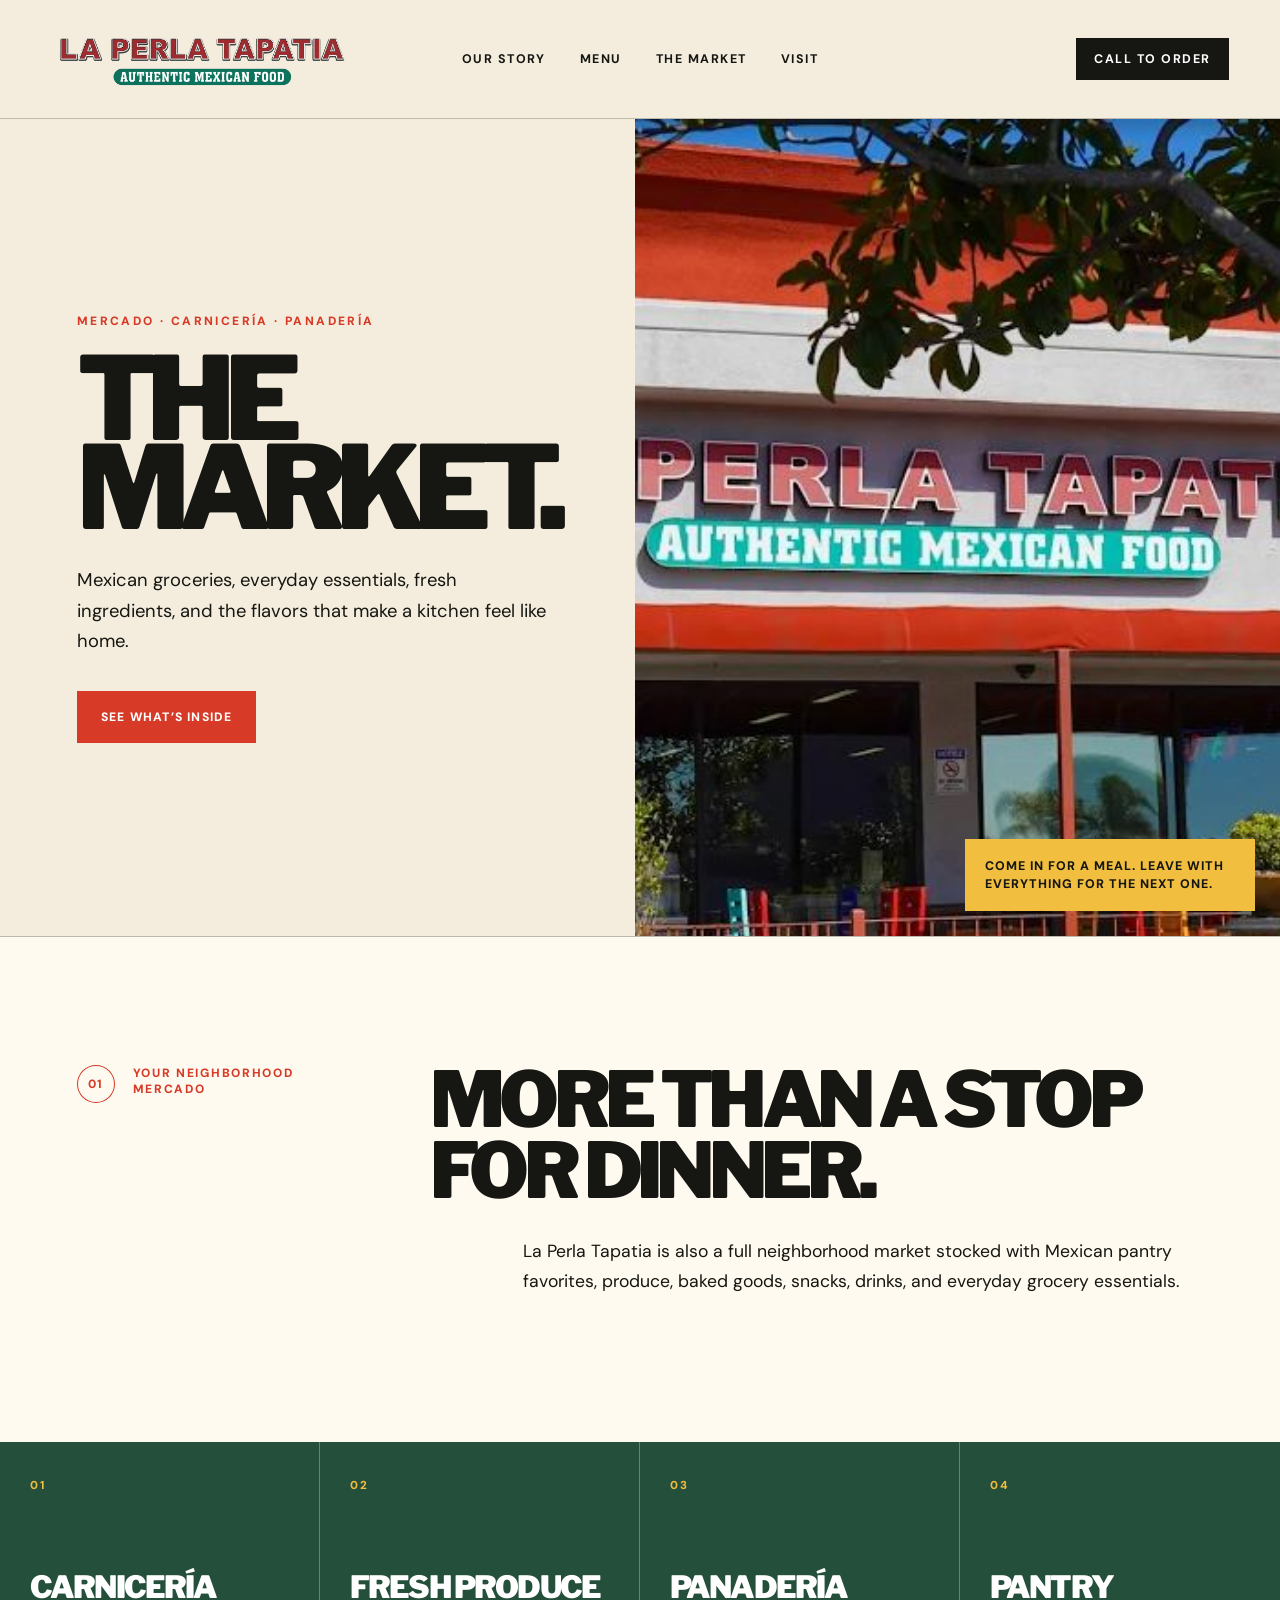
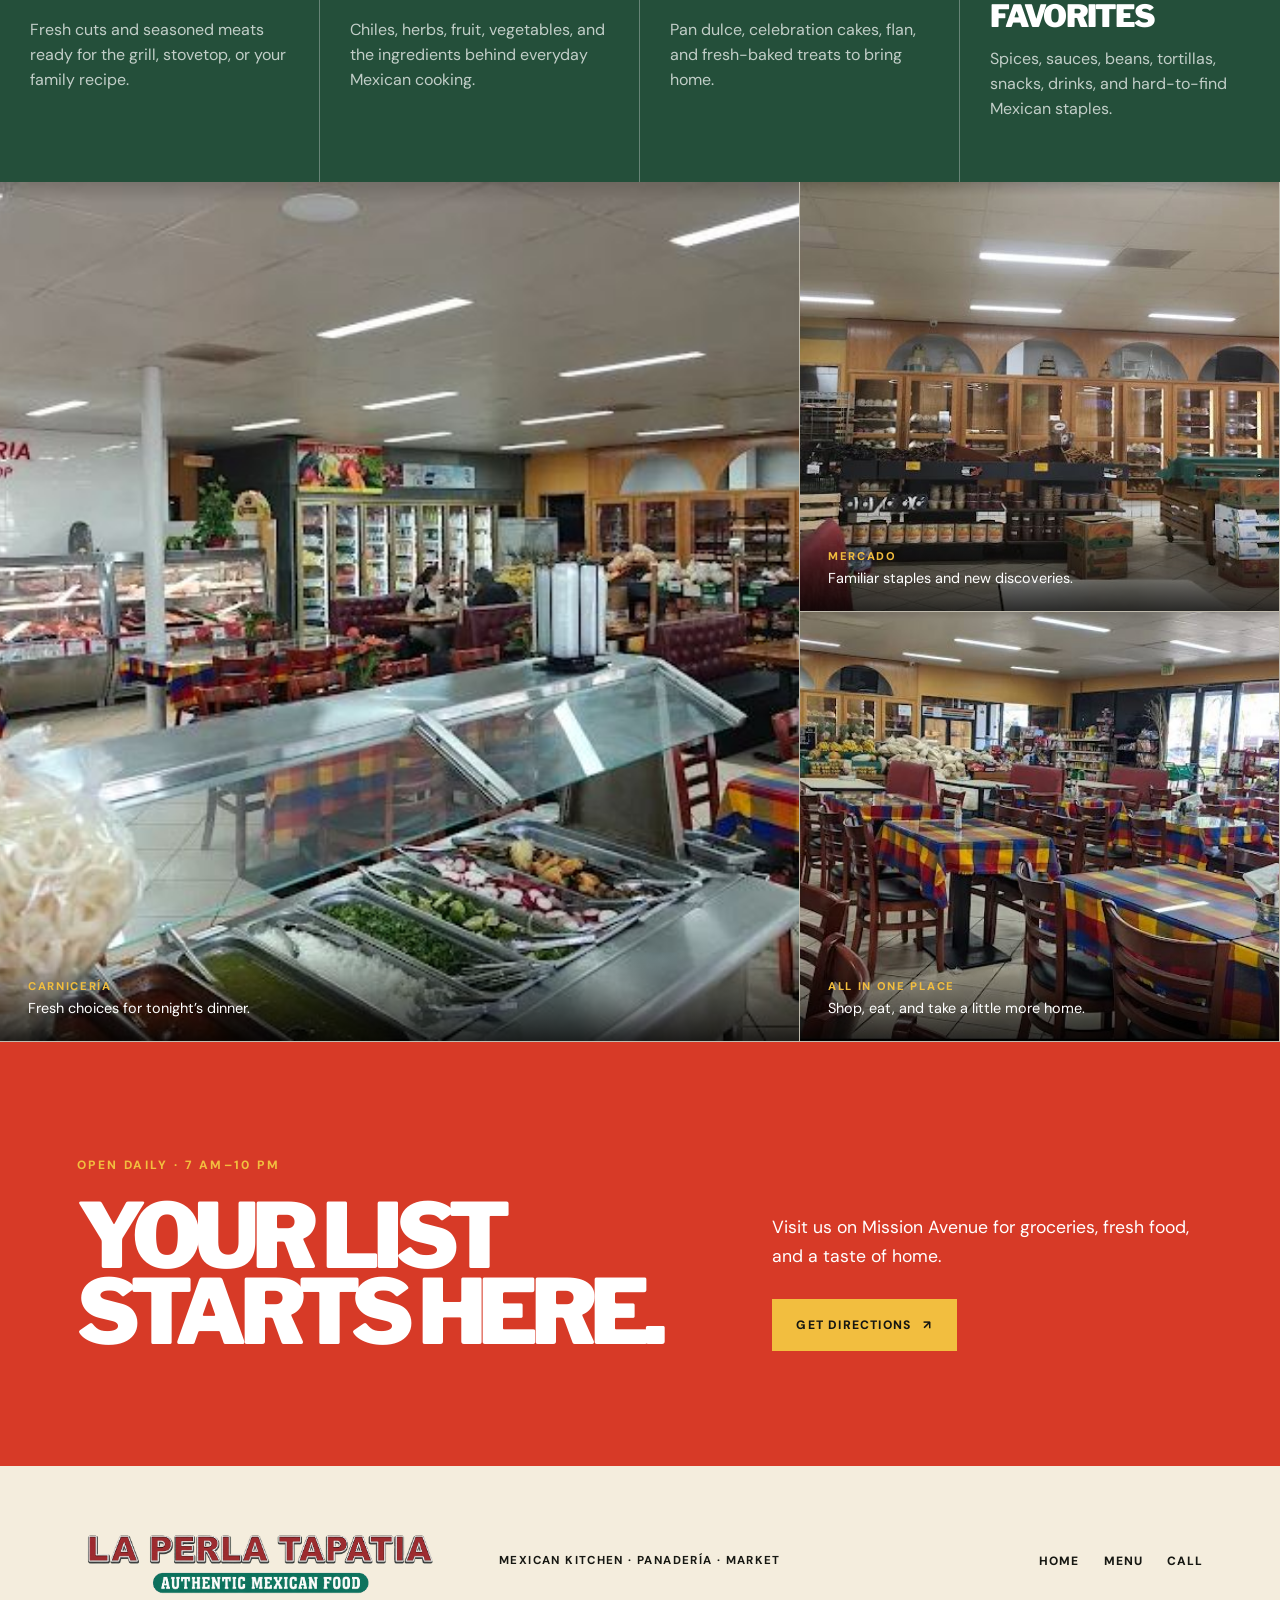
<file: market.html>
<!doctype html>
<html lang="en">
<head>
  <meta charset="utf-8">
  <meta name="viewport" content="width=device-width, initial-scale=1">
  <title>The Market | La Perla Tapatia</title>
  <meta name="description" content="Shop La Perla Tapatia's Mexican market for fresh produce, pantry staples, bakery goods, specialty ingredients, and selections from the carnicería.">
  <link rel="preconnect" href="https://fonts.googleapis.com">
  <link rel="preconnect" href="https://fonts.gstatic.com" crossorigin>
  <link href="https://fonts.googleapis.com/css2?family=DM+Sans:wght@400;500;600;700&family=Libre+Franklin:wght@700;800;900&display=swap" rel="stylesheet">
  <link rel="stylesheet" href="styles.css">
  <script src="script.js" defer></script>
</head>
<body>
  <main>
    <header class="site-header">
      <a class="brand" href="index.html" aria-label="La Perla Tapatia home">
        <img class="brand-logo" src="la-perla-tapatia-logo.png" alt="La Perla Tapatia — Authentic Mexican Food">
      </a>
      <nav id="main-navigation" aria-label="Main navigation">
        <a href="index.html#story">Our story</a>
        <a href="menu.html">Menu</a>
        <a href="market.html" aria-current="page">The Market</a>
        <a href="index.html#visit">Visit</a>
      </nav>
      <a class="header-call" href="tel:+17607218486">Call to order</a>
      <button class="mobile-menu-button" type="button" aria-label="Open navigation menu" aria-controls="main-navigation" aria-expanded="false">
        <span></span><span></span><span></span>
      </button>
    </header>

    <section class="market-hero">
      <div class="market-hero-copy">
        <p class="eyebrow">Mercado · Carnicería · Panadería</p>
        <h1>The market.</h1>
        <p>Mexican groceries, everyday essentials, fresh ingredients, and the flavors that make a kitchen feel like home.</p>
        <a class="button button-primary" href="#shop">See what’s inside</a>
      </div>
      <figure class="market-hero-image">
        <img src="market-storefront.jpg" alt="La Perla Tapatia storefront in Oceanside">
        <figcaption>Come in for a meal. Leave with everything for the next one.</figcaption>
      </figure>
    </section>

    <section class="market-intro" id="shop">
      <div class="intro-kicker">
        <span class="number">01</span>
        <span>Your neighborhood mercado</span>
      </div>
      <div>
        <h2>More than a stop for dinner.</h2>
        <p>La Perla Tapatia is also a full neighborhood market stocked with Mexican pantry favorites, produce, baked goods, snacks, drinks, and everyday grocery essentials.</p>
      </div>
    </section>

    <section class="market-features">
      <article>
        <span>01</span>
        <h3>Carnicería</h3>
        <p>Fresh cuts and seasoned meats ready for the grill, stovetop, or your family recipe.</p>
      </article>
      <article>
        <span>02</span>
        <h3>Fresh produce</h3>
        <p>Chiles, herbs, fruit, vegetables, and the ingredients behind everyday Mexican cooking.</p>
      </article>
      <article>
        <span>03</span>
        <h3>Panadería</h3>
        <p>Pan dulce, celebration cakes, flan, and fresh-baked treats to bring home.</p>
      </article>
      <article>
        <span>04</span>
        <h3>Pantry favorites</h3>
        <p>Spices, sauces, beans, tortillas, snacks, drinks, and hard-to-find Mexican staples.</p>
      </article>
    </section>

    <section class="market-gallery" aria-label="Inside The Market">
      <figure class="gallery-large">
        <img src="market-carniceria.jpg" alt="La Perla Tapatia carnicería and fresh food counter">
        <figcaption><span>Carnicería</span> Fresh choices for tonight’s dinner.</figcaption>
      </figure>
      <figure>
        <img src="market-grocery.jpg" alt="Grocery displays inside La Perla Tapatia">
        <figcaption><span>Mercado</span> Familiar staples and new discoveries.</figcaption>
      </figure>
      <figure>
        <img src="market-dining.jpg" alt="Dining tables and grocery displays inside La Perla Tapatia">
        <figcaption><span>All in one place</span> Shop, eat, and take a little more home.</figcaption>
      </figure>
    </section>

    <section class="market-cta">
      <div>
        <p class="eyebrow">Open daily · 7 AM–10 PM</p>
        <h2>Your list starts here.</h2>
      </div>
      <div>
        <p>Visit us on Mission Avenue for groceries, fresh food, and a taste of home.</p>
        <a class="button button-dark" href="https://www.google.com/maps/search/?api=1&amp;query=1910+Mission+Ave+Oceanside+CA+92054" target="_blank" rel="noreferrer">Get directions <span aria-hidden="true">↗</span></a>
      </div>
    </section>

    <footer>
      <a class="brand footer-brand" href="index.html"><img class="brand-logo" src="la-perla-tapatia-logo.png" alt="La Perla Tapatia — Authentic Mexican Food"></a>
      <p>Mexican kitchen · Panadería · Market</p>
      <div class="footer-links">
        <a href="index.html">Home</a>
        <a href="menu.html">Menu</a>
        <a href="tel:+17607218486">Call</a>
      </div>
    </footer>
  </main>
</body>
</html>
</file>
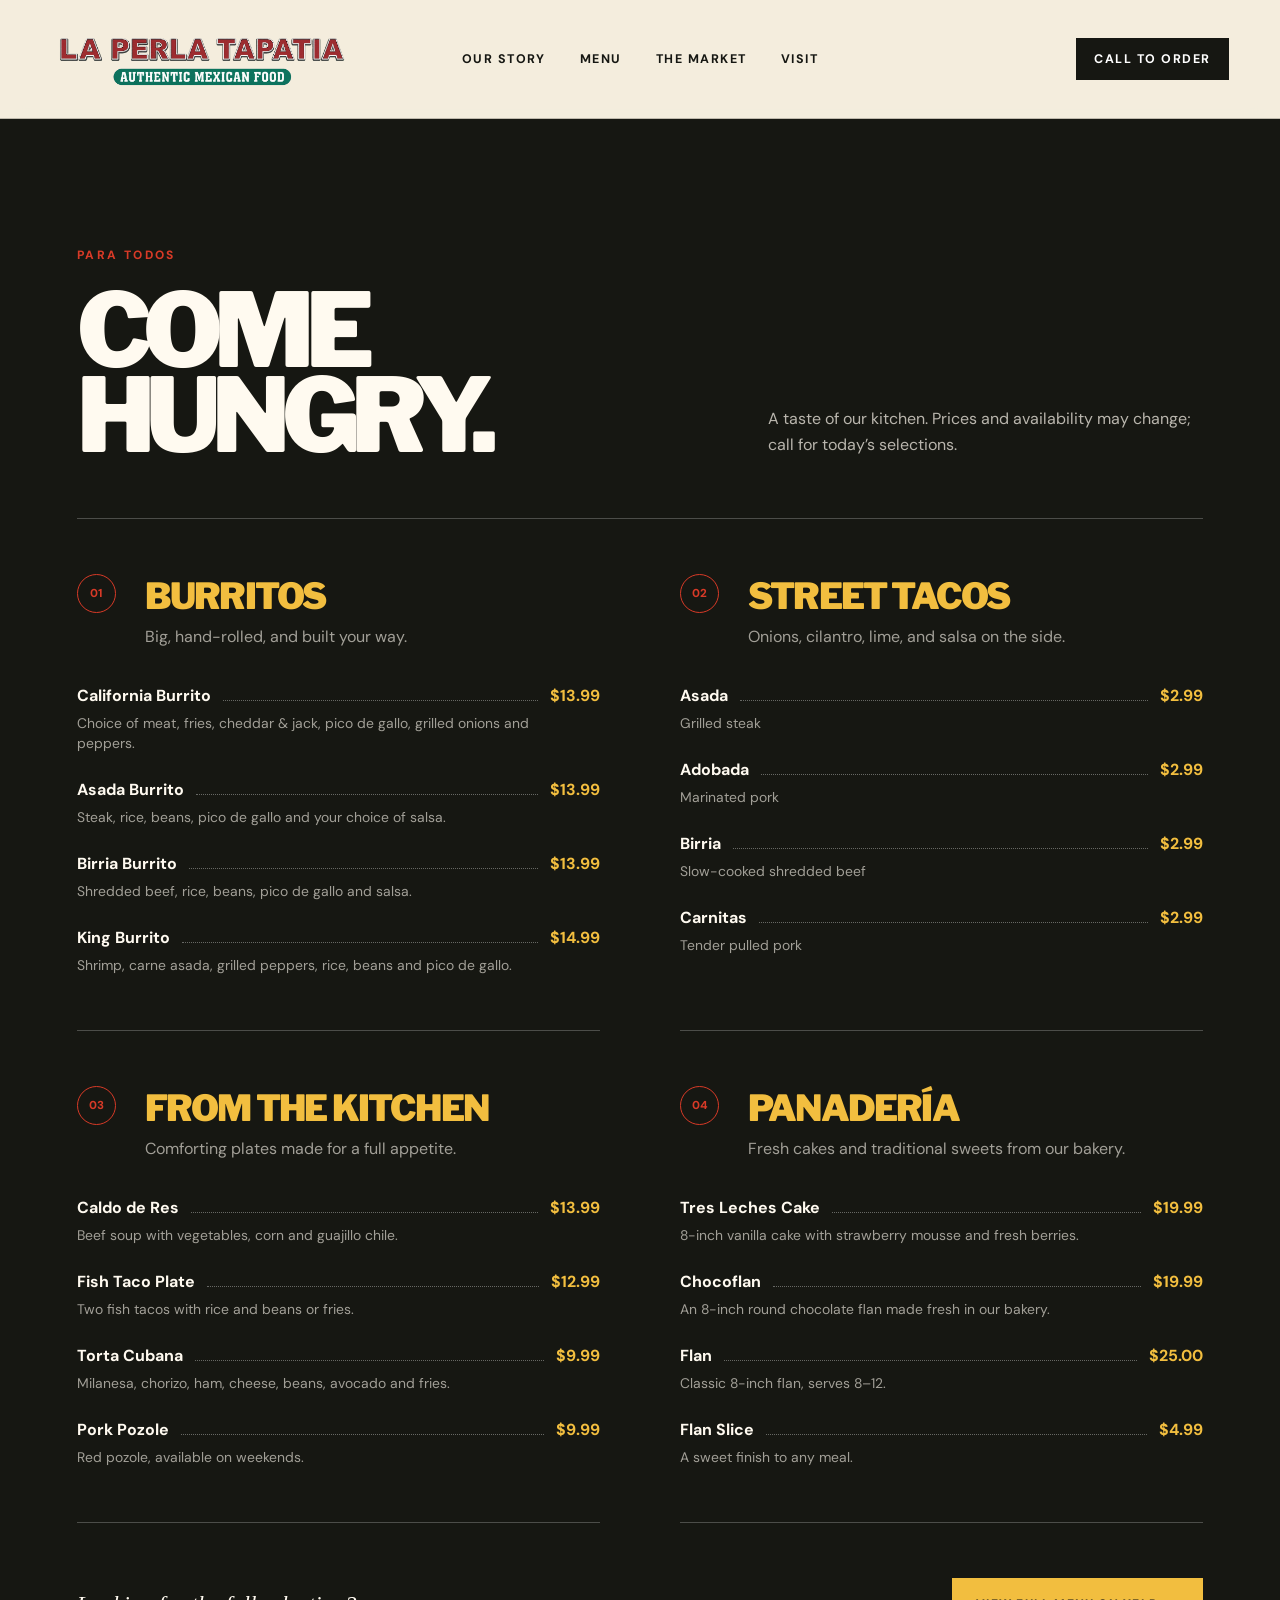
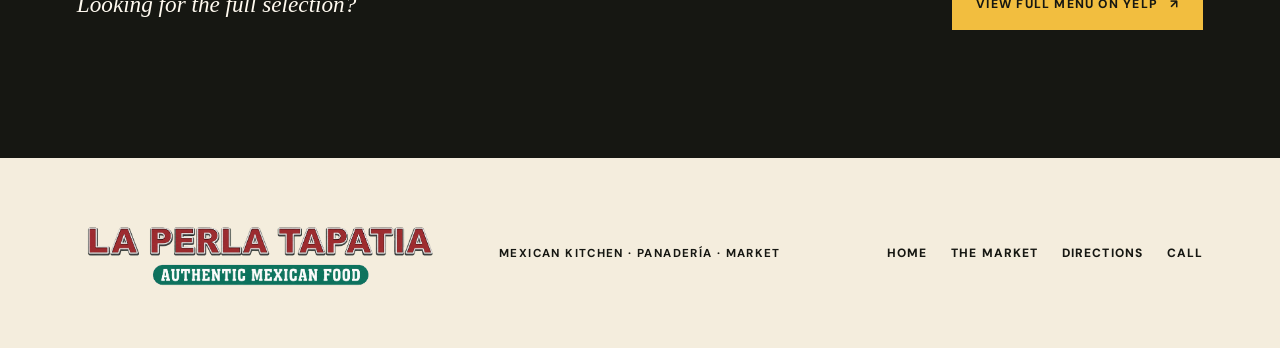
<file: menu.html>
<!doctype html>
<html lang="en">
<head>
  <meta charset="utf-8">
  <meta name="viewport" content="width=device-width, initial-scale=1">
  <title>Menu | La Perla Tapatia</title>
  <meta name="description" content="Explore burritos, street tacos, traditional Mexican plates, bakery favorites, and more at La Perla Tapatia in Oceanside.">
  <link rel="preconnect" href="https://fonts.googleapis.com">
  <link rel="preconnect" href="https://fonts.gstatic.com" crossorigin>
  <link href="https://fonts.googleapis.com/css2?family=DM+Sans:wght@400;500;600;700&family=Libre+Franklin:wght@700;800;900&display=swap" rel="stylesheet">
  <link rel="stylesheet" href="styles.css">
  <script src="script.js" defer></script>
</head>
<body>
  <main>
    <header class="site-header">
      <a class="brand" href="index.html" aria-label="La Perla Tapatia home">
        <img class="brand-logo" src="la-perla-tapatia-logo.png" alt="La Perla Tapatia — Authentic Mexican Food">
      </a>
      <nav id="main-navigation" aria-label="Main navigation">
        <a href="index.html#story">Our story</a>
        <a href="menu.html" aria-current="page">Menu</a>
        <a href="market.html">The Market</a>
        <a href="index.html#visit">Visit</a>
      </nav>
      <a class="header-call" href="tel:+17607218486">Call to order</a>
      <button class="mobile-menu-button" type="button" aria-label="Open navigation menu" aria-controls="main-navigation" aria-expanded="false">
        <span></span><span></span><span></span>
      </button>
    </header>

    <section class="menu-section menu-page" id="menu">
      <div class="section-heading">
        <div><p class="eyebrow">Para todos</p><h1 class="menu-page-title">Come hungry.</h1></div>
        <p>A taste of our kitchen. Prices and availability may change; call for today’s selections.</p>
      </div>
      <div class="menu-grid">
        <article class="menu-group">
          <div class="menu-title"><span>01</span><div><h3>Burritos</h3><p>Big, hand-rolled, and built your way.</p></div></div>
          <div class="menu-items">
            <div class="menu-item"><div class="item-line"><h4>California Burrito</h4><span>$13.99</span></div><p>Choice of meat, fries, cheddar &amp; jack, pico de gallo, grilled onions and peppers.</p></div>
            <div class="menu-item"><div class="item-line"><h4>Asada Burrito</h4><span>$13.99</span></div><p>Steak, rice, beans, pico de gallo and your choice of salsa.</p></div>
            <div class="menu-item"><div class="item-line"><h4>Birria Burrito</h4><span>$13.99</span></div><p>Shredded beef, rice, beans, pico de gallo and salsa.</p></div>
            <div class="menu-item"><div class="item-line"><h4>King Burrito</h4><span>$14.99</span></div><p>Shrimp, carne asada, grilled peppers, rice, beans and pico de gallo.</p></div>
          </div>
        </article>
        <article class="menu-group">
          <div class="menu-title"><span>02</span><div><h3>Street Tacos</h3><p>Onions, cilantro, lime, and salsa on the side.</p></div></div>
          <div class="menu-items">
            <div class="menu-item"><div class="item-line"><h4>Asada</h4><span>$2.99</span></div><p>Grilled steak</p></div>
            <div class="menu-item"><div class="item-line"><h4>Adobada</h4><span>$2.99</span></div><p>Marinated pork</p></div>
            <div class="menu-item"><div class="item-line"><h4>Birria</h4><span>$2.99</span></div><p>Slow-cooked shredded beef</p></div>
            <div class="menu-item"><div class="item-line"><h4>Carnitas</h4><span>$2.99</span></div><p>Tender pulled pork</p></div>
          </div>
        </article>
        <article class="menu-group">
          <div class="menu-title"><span>03</span><div><h3>From the Kitchen</h3><p>Comforting plates made for a full appetite.</p></div></div>
          <div class="menu-items">
            <div class="menu-item"><div class="item-line"><h4>Caldo de Res</h4><span>$13.99</span></div><p>Beef soup with vegetables, corn and guajillo chile.</p></div>
            <div class="menu-item"><div class="item-line"><h4>Fish Taco Plate</h4><span>$12.99</span></div><p>Two fish tacos with rice and beans or fries.</p></div>
            <div class="menu-item"><div class="item-line"><h4>Torta Cubana</h4><span>$9.99</span></div><p>Milanesa, chorizo, ham, cheese, beans, avocado and fries.</p></div>
            <div class="menu-item"><div class="item-line"><h4>Pork Pozole</h4><span>$9.99</span></div><p>Red pozole, available on weekends.</p></div>
          </div>
        </article>
        <article class="menu-group">
          <div class="menu-title"><span>04</span><div><h3>Panadería</h3><p>Fresh cakes and traditional sweets from our bakery.</p></div></div>
          <div class="menu-items">
            <div class="menu-item"><div class="item-line"><h4>Tres Leches Cake</h4><span>$19.99</span></div><p>8-inch vanilla cake with strawberry mousse and fresh berries.</p></div>
            <div class="menu-item"><div class="item-line"><h4>Chocoflan</h4><span>$19.99</span></div><p>An 8-inch round chocolate flan made fresh in our bakery.</p></div>
            <div class="menu-item"><div class="item-line"><h4>Flan</h4><span>$25.00</span></div><p>Classic 8-inch flan, serves 8–12.</p></div>
            <div class="menu-item"><div class="item-line"><h4>Flan Slice</h4><span>$4.99</span></div><p>A sweet finish to any meal.</p></div>
          </div>
        </article>
      </div>
      <div class="menu-footer">
        <p>Looking for the full selection?</p>
        <a class="button button-dark" href="https://www.yelp.com/menu/la-perla-tapatia-oceanside-2" target="_blank" rel="noreferrer">View full menu on Yelp <span aria-hidden="true">↗</span></a>
      </div>
    </section>

    <footer>
      <a class="brand footer-brand" href="index.html"><img class="brand-logo" src="la-perla-tapatia-logo.png" alt="La Perla Tapatia — Authentic Mexican Food"></a>
      <p>Mexican kitchen · Panadería · Market</p>
      <div class="footer-links">
        <a href="index.html">Home</a>
        <a href="market.html">The Market</a>
        <a href="https://www.google.com/maps/search/?api=1&amp;query=1910+Mission+Ave+Oceanside+CA+92054" target="_blank" rel="noreferrer">Directions</a>
        <a href="tel:+17607218486">Call</a>
      </div>
    </footer>
  </main>
</body>
</html>
</file>
<file: styles.css>
:root {
  --font-display: "Libre Franklin";
  --font-body: "DM Sans";
  --ink: #161712;
  --cream: #f4eddd;
  --paper: #fffaf0;
  --red: #d73a27;
  --red-dark: #a8291d;
  --green: #244f3a;
  --green-bright: #4d7c48;
  --yellow: #f2be3f;
  --line: rgba(22, 23, 18, 0.24);
}

* {
  box-sizing: border-box;
}

html {
  scroll-behavior: smooth;
}

body {
  margin: 0;
  background: var(--cream);
  color: var(--ink);
  font-family: var(--font-body), Arial, sans-serif;
}

a {
  color: inherit;
  text-decoration: none;
}

.site-header {
  position: sticky;
  top: 0;
  z-index: 20;
  display: grid;
  grid-template-columns: 1fr auto 1fr;
  align-items: center;
  min-height: 82px;
  padding: 10px clamp(20px, 4vw, 64px);
  border-bottom: 1px solid var(--line);
  background: rgba(244, 237, 221, 0.94);
  backdrop-filter: blur(16px);
}

.brand {
  display: inline-block;
  width: clamp(210px, 23vw, 310px);
  line-height: 0;
}

.brand-logo {
  display: block;
  width: 100%;
  height: auto;
  mix-blend-mode: normal;
}

nav {
  display: flex;
  align-items: center;
  gap: 34px;
}

nav a,
.header-call {
  font-size: 0.78rem;
  font-weight: 700;
  letter-spacing: 0.12em;
  text-transform: uppercase;
}

nav a {
  position: relative;
}

nav a::after {
  position: absolute;
  right: 0;
  bottom: -7px;
  left: 0;
  height: 2px;
  background: var(--red);
  content: "";
  transform: scaleX(0);
  transition: transform 180ms ease;
}

nav a:hover::after,
nav a:focus-visible::after {
  transform: scaleX(1);
}

.header-call {
  justify-self: end;
  padding: 13px 18px;
  background: var(--ink);
  color: white;
}

.mobile-menu-button {
  display: none;
  width: 48px;
  height: 48px;
  padding: 11px 9px;
  border: 0;
  background: var(--ink);
  cursor: pointer;
}

.mobile-menu-button span {
  display: block;
  width: 100%;
  height: 3px;
  margin: 5px 0;
  background: white;
  transition: transform 180ms ease, opacity 180ms ease;
}

.hero {
  position: relative;
  display: grid;
  grid-template-columns: minmax(0, 1.1fr) minmax(380px, 0.9fr);
  min-height: calc(100vh - 82px);
  overflow: hidden;
  border-bottom: 1px solid var(--line);
}

.hero-copy {
  display: flex;
  flex-direction: column;
  justify-content: center;
  padding: clamp(62px, 8vw, 120px) clamp(24px, 6vw, 94px) 130px;
}

.eyebrow {
  margin: 0 0 25px;
  color: var(--red);
  font-size: 0.75rem;
  font-weight: 800;
  letter-spacing: 0.2em;
  text-transform: uppercase;
}

h1,
h2,
h3,
h4,
p {
  margin-top: 0;
}

h1 {
  max-width: 750px;
  margin-bottom: 32px;
  font-family: var(--font-display), Arial, sans-serif;
  font-size: clamp(4.2rem, 8.8vw, 9.4rem);
  font-weight: 900;
  letter-spacing: -0.09em;
  line-height: 0.78;
  text-transform: uppercase;
}

h1 span {
  display: block;
  color: var(--red);
}

.hero-lede {
  max-width: 570px;
  margin-bottom: 34px;
  font-size: clamp(1.05rem, 1.6vw, 1.35rem);
  line-height: 1.5;
}

.hero-actions {
  display: flex;
  flex-wrap: wrap;
  align-items: center;
  gap: 22px;
}

.button {
  display: inline-flex;
  align-items: center;
  justify-content: center;
  min-height: 52px;
  padding: 0 24px;
  font-size: 0.76rem;
  font-weight: 800;
  letter-spacing: 0.1em;
  text-transform: uppercase;
  transition: transform 160ms ease, background 160ms ease;
}

.button:hover {
  transform: translateY(-2px);
}

.button-primary {
  background: var(--red);
  color: white;
}

.button-primary:hover {
  background: var(--red-dark);
}

.button-link {
  gap: 8px;
  padding-right: 0;
  padding-left: 0;
  border-bottom: 1px solid var(--ink);
}

.hero-art {
  position: relative;
  min-height: 620px;
  overflow: hidden;
  background: var(--green);
  isolation: isolate;
}

.hero-photo {
  position: relative;
  min-height: 620px;
  margin: 0;
  overflow: hidden;
  background: var(--green);
}

.hero-photo::after {
  position: absolute;
  inset: 0;
  background: linear-gradient(180deg, transparent 55%, rgba(14, 22, 16, 0.7));
  content: "";
}

.hero-photo img {
  width: 100%;
  height: 100%;
  object-fit: cover;
}

.hero-photo figcaption {
  position: absolute;
  right: 8%;
  bottom: 10%;
  z-index: 2;
  max-width: 210px;
  color: white;
  font-size: 0.76rem;
  font-weight: 800;
  letter-spacing: 0.14em;
  line-height: 1.5;
  text-align: right;
  text-transform: uppercase;
}

.hero-art::before,
.hero-art::after {
  position: absolute;
  border: 2px solid rgba(255, 250, 240, 0.36);
  border-radius: 999px;
  content: "";
}

.hero-art::before {
  inset: 8% -22% 17% 10%;
}

.hero-art::after {
  inset: 18% -6% 7% -28%;
}

.sun-disc {
  position: absolute;
  top: 12%;
  right: -6%;
  width: 58%;
  aspect-ratio: 1;
  border-radius: 50%;
  background: var(--yellow);
}

.tortilla {
  position: absolute;
  z-index: 2;
  width: 41%;
  aspect-ratio: 1;
  border: 13px solid #e8b765;
  border-radius: 50% 50% 46% 54%;
  background:
    radial-gradient(circle at 36% 42%, var(--red) 0 6%, transparent 7%),
    radial-gradient(circle at 58% 35%, #f4d467 0 7%, transparent 8%),
    radial-gradient(circle at 63% 61%, #79a04d 0 6%, transparent 7%),
    radial-gradient(circle at 38% 67%, #d85f31 0 8%, transparent 9%),
    #f5dca1;
  box-shadow: 0 22px 0 rgba(11, 24, 17, 0.25);
}

.tortilla-one {
  top: 22%;
  left: 12%;
  transform: rotate(-14deg);
}

.tortilla-two {
  right: 9%;
  bottom: 15%;
  transform: rotate(14deg) scale(1.08);
}

.salsa {
  position: absolute;
  z-index: 3;
  width: 20%;
  aspect-ratio: 1;
  border: 9px solid #e6d4a8;
  border-radius: 50%;
  box-shadow: 0 15px 0 rgba(11, 24, 17, 0.24);
}

.salsa-one {
  top: 16%;
  left: 49%;
  background: #d6442b;
}

.salsa-two {
  bottom: 10%;
  left: 11%;
  background: #76a347;
}

.hero-stamp {
  position: absolute;
  z-index: 4;
  top: 49%;
  left: 49%;
  display: grid;
  width: 125px;
  aspect-ratio: 1;
  place-items: center;
  border: 2px solid var(--paper);
  border-radius: 50%;
  color: var(--paper);
  font-family: Georgia, serif;
  font-size: 1.1rem;
  font-style: italic;
  text-align: center;
  transform: rotate(-10deg);
}

.hero-caption {
  position: absolute;
  right: 8%;
  bottom: 6%;
  z-index: 4;
  max-width: 160px;
  color: var(--paper);
  font-size: 0.73rem;
  font-weight: 700;
  letter-spacing: 0.13em;
  line-height: 1.5;
  text-align: right;
  text-transform: uppercase;
}

.hero-ribbon {
  position: absolute;
  right: 0;
  bottom: 0;
  left: 0;
  z-index: 5;
  display: flex;
  align-items: center;
  justify-content: space-around;
  gap: 18px;
  min-height: 64px;
  overflow: hidden;
  padding: 12px 25px;
  background: var(--yellow);
  font-size: 0.8rem;
  font-weight: 800;
  letter-spacing: 0.13em;
  text-transform: uppercase;
  white-space: nowrap;
}

.hero-ribbon i {
  color: var(--red);
  font-style: normal;
}

.intro {
  display: grid;
  grid-template-columns: 0.55fr 1.45fr;
  gap: 60px;
  padding: clamp(78px, 10vw, 150px) clamp(24px, 6vw, 94px);
  background: var(--paper);
}

.intro-kicker {
  display: flex;
  align-items: flex-start;
  gap: 18px;
  color: var(--red);
  font-size: 0.75rem;
  font-weight: 800;
  letter-spacing: 0.14em;
  text-transform: uppercase;
}

.intro-kicker .number {
  display: grid;
  width: 38px;
  height: 38px;
  place-items: center;
  border: 1px solid var(--red);
  border-radius: 50%;
}

.intro-copy > p:first-child {
  max-width: 930px;
  margin-bottom: 36px;
  font-family: var(--font-display), Arial, sans-serif;
  font-size: clamp(2.8rem, 5.8vw, 6.8rem);
  font-weight: 800;
  letter-spacing: -0.075em;
  line-height: 0.95;
}

.intro-copy strong {
  color: var(--red);
}

.intro-detail {
  max-width: 630px;
  margin-left: auto;
  font-size: 1.08rem;
  line-height: 1.65;
}

.favorites {
  display: grid;
  grid-template-columns: repeat(3, 1fr);
}

.favorite-card {
  position: relative;
  display: flex;
  min-height: 450px;
  flex-direction: column;
  justify-content: space-between;
  overflow: hidden;
  padding: 36px;
  border-top: 1px solid var(--line);
  border-right: 1px solid var(--line);
}

.card-number,
.card-label {
  font-size: 0.7rem;
  font-weight: 800;
  letter-spacing: 0.15em;
  text-transform: uppercase;
}

.favorite-card h2 {
  position: relative;
  z-index: 2;
  margin-bottom: 15px;
  font-family: var(--font-display), Arial, sans-serif;
  font-size: clamp(2.6rem, 4vw, 5.2rem);
  font-weight: 900;
  letter-spacing: -0.075em;
  line-height: 0.9;
  text-transform: uppercase;
}

.favorite-card div > p:last-child {
  position: relative;
  z-index: 2;
  max-width: 350px;
  margin-bottom: 0;
  line-height: 1.55;
}

.card-red {
  background: var(--red);
  color: white;
}

.card-cream {
  background: var(--cream);
}

.card-green {
  background: var(--green);
  color: white;
}

.card-mark {
  position: absolute;
  top: 25%;
  right: -9%;
  color: var(--yellow);
  font-size: 15rem;
  line-height: 1;
  opacity: 0.38;
}

.menu-section {
  padding: clamp(85px, 10vw, 150px) clamp(24px, 6vw, 94px);
  background: var(--ink);
  color: var(--paper);
}

.menu-page {
  min-height: calc(100vh - 82px);
}

.menu-page-title {
  margin-bottom: 0;
  font-family: var(--font-display), Arial, sans-serif;
  font-size: clamp(3.8rem, 8vw, 8rem);
  font-weight: 900;
  letter-spacing: -0.085em;
  line-height: 0.83;
  text-transform: uppercase;
}

.section-heading {
  display: grid;
  grid-template-columns: 1fr 0.7fr;
  align-items: end;
  gap: 70px;
  padding-bottom: 60px;
  border-bottom: 1px solid rgba(255, 255, 255, 0.23);
}

.section-heading h2,
.visit-top h2 {
  margin-bottom: 0;
  font-family: var(--font-display), Arial, sans-serif;
  font-size: clamp(3.8rem, 8vw, 8rem);
  font-weight: 900;
  letter-spacing: -0.085em;
  line-height: 0.83;
  text-transform: uppercase;
}

.section-heading > p {
  max-width: 470px;
  margin-bottom: 0;
  color: rgba(255, 250, 240, 0.7);
  line-height: 1.65;
}

.menu-grid {
  display: grid;
  grid-template-columns: repeat(2, 1fr);
  gap: 0 80px;
}

.menu-group {
  padding: 55px 0;
  border-bottom: 1px solid rgba(255, 255, 255, 0.23);
}

.menu-title {
  display: grid;
  grid-template-columns: 50px 1fr;
  gap: 18px;
  margin-bottom: 36px;
}

.menu-title > span {
  display: grid;
  width: 39px;
  height: 39px;
  place-items: center;
  border: 1px solid var(--red);
  border-radius: 50%;
  color: var(--red);
  font-size: 0.72rem;
  font-weight: 800;
}

.menu-title h3 {
  margin-bottom: 7px;
  color: var(--yellow);
  font-family: var(--font-display), Arial, sans-serif;
  font-size: 2.25rem;
  font-weight: 900;
  letter-spacing: -0.05em;
  text-transform: uppercase;
}

.menu-title p,
.menu-item p {
  margin-bottom: 0;
  color: rgba(255, 250, 240, 0.6);
  line-height: 1.45;
}

.menu-items {
  display: grid;
  gap: 26px;
}

.item-line {
  display: grid;
  grid-template-columns: auto 1fr auto;
  align-items: baseline;
  gap: 12px;
}

.item-line::after {
  grid-column: 2;
  grid-row: 1;
  border-bottom: 1px dotted rgba(255, 255, 255, 0.35);
  content: "";
}

.item-line h4,
.item-line span {
  margin-bottom: 0;
  font-size: 1rem;
}

.item-line span {
  grid-column: 3;
  color: var(--yellow);
  font-weight: 700;
}

.menu-item p {
  max-width: 90%;
  margin-top: 7px;
  font-size: 0.87rem;
}

.menu-footer {
  display: flex;
  align-items: center;
  justify-content: space-between;
  gap: 30px;
  padding-top: 55px;
}

.menu-footer p {
  margin-bottom: 0;
  font-family: Georgia, serif;
  font-size: 1.45rem;
  font-style: italic;
}

.button-dark {
  gap: 12px;
  background: var(--yellow);
  color: var(--ink);
}

.visit-section {
  padding: clamp(85px, 10vw, 150px) clamp(24px, 6vw, 94px);
  background: var(--red);
  color: white;
}

.market-hero {
  display: grid;
  grid-template-columns: 0.8fr 1.2fr;
  min-height: calc(100vh - 82px);
  background: var(--cream);
  border-bottom: 1px solid var(--line);
}

.market-hero-copy {
  display: flex;
  flex-direction: column;
  justify-content: center;
  padding: clamp(70px, 8vw, 130px) clamp(24px, 6vw, 94px);
}

.market-hero-copy h1 {
  margin-bottom: 32px;
  font-size: clamp(4.8rem, 9vw, 9.4rem);
}

.market-hero-copy > p:not(.eyebrow) {
  max-width: 550px;
  margin-bottom: 35px;
  font-size: 1.15rem;
  line-height: 1.65;
}

.market-hero-copy .button {
  width: fit-content;
}

.market-hero-image {
  position: relative;
  min-height: 620px;
  margin: 0;
  overflow: hidden;
  background: var(--green);
}

.market-hero-image img {
  width: 100%;
  height: 100%;
  object-fit: cover;
}

.market-hero-image figcaption {
  position: absolute;
  right: 25px;
  bottom: 25px;
  max-width: 290px;
  padding: 18px 20px;
  background: var(--yellow);
  color: var(--ink);
  font-size: 0.78rem;
  font-weight: 800;
  letter-spacing: 0.08em;
  line-height: 1.45;
  text-transform: uppercase;
}

.market-intro {
  display: grid;
  grid-template-columns: 0.55fr 1.45fr;
  gap: 60px;
  padding: clamp(85px, 10vw, 150px) clamp(24px, 6vw, 94px);
  background: var(--paper);
}

.market-intro h2 {
  max-width: 900px;
  margin-bottom: 30px;
  font-family: var(--font-display), Arial, sans-serif;
  font-size: clamp(3rem, 6vw, 6.8rem);
  font-weight: 900;
  letter-spacing: -0.075em;
  line-height: 0.92;
  text-transform: uppercase;
}

.market-intro > div:last-child > p {
  max-width: 680px;
  margin-left: auto;
  font-size: 1.1rem;
  line-height: 1.7;
}

.market-features {
  display: grid;
  grid-template-columns: repeat(4, 1fr);
  background: var(--green);
  color: white;
}

.market-features article {
  min-height: 340px;
  padding: 36px 30px;
  border-right: 1px solid rgba(255, 255, 255, 0.3);
}

.market-features article:last-child {
  border-right: 0;
}

.market-features article > span {
  display: block;
  margin-bottom: 80px;
  color: var(--yellow);
  font-size: 0.72rem;
  font-weight: 800;
  letter-spacing: 0.15em;
}

.market-features h3 {
  margin-bottom: 16px;
  font-family: var(--font-display), Arial, sans-serif;
  font-size: clamp(1.8rem, 2.4vw, 3.1rem);
  font-weight: 900;
  letter-spacing: -0.06em;
  line-height: 0.95;
  text-transform: uppercase;
}

.market-features p {
  margin-bottom: 0;
  color: rgba(255, 255, 255, 0.72);
  line-height: 1.55;
}

.market-gallery {
  display: grid;
  grid-template-columns: 1.25fr 0.75fr;
  background: var(--cream);
}

.market-gallery figure {
  position: relative;
  min-height: 430px;
  margin: 0;
  overflow: hidden;
  border-right: 1px solid var(--line);
  border-bottom: 1px solid var(--line);
}

.market-gallery .gallery-large {
  grid-row: span 2;
  min-height: 860px;
}

.market-gallery img {
  width: 100%;
  height: 100%;
  object-fit: cover;
  transition: transform 400ms ease;
}

.market-gallery figure:hover img {
  transform: scale(1.025);
}

.market-gallery figcaption {
  position: absolute;
  right: 0;
  bottom: 0;
  left: 0;
  padding: 24px 28px;
  background: linear-gradient(transparent, rgba(0, 0, 0, 0.8));
  color: white;
  font-size: 0.9rem;
}

.market-gallery figcaption span {
  display: block;
  margin-bottom: 6px;
  color: var(--yellow);
  font-size: 0.7rem;
  font-weight: 800;
  letter-spacing: 0.15em;
  text-transform: uppercase;
}

.market-cta {
  display: grid;
  grid-template-columns: 1fr 0.7fr;
  align-items: end;
  gap: 80px;
  padding: clamp(80px, 9vw, 140px) clamp(24px, 6vw, 94px);
  background: var(--red);
  color: white;
}

.market-cta .eyebrow {
  color: var(--yellow);
}

.market-cta h2 {
  margin-bottom: 0;
  font-family: var(--font-display), Arial, sans-serif;
  font-size: clamp(3.6rem, 7vw, 7.5rem);
  font-weight: 900;
  letter-spacing: -0.08em;
  line-height: 0.85;
  text-transform: uppercase;
}

.market-cta > div:last-child p {
  margin-bottom: 28px;
  font-size: 1.1rem;
  line-height: 1.65;
}

.visit-top {
  max-width: 1000px;
  margin-bottom: 70px;
}

.visit-top .eyebrow {
  color: var(--yellow);
}

.visit-grid {
  display: grid;
  grid-template-columns: 1.2fr 0.8fr 1fr;
  border-top: 1px solid rgba(255, 255, 255, 0.5);
  border-bottom: 1px solid rgba(255, 255, 255, 0.5);
}

.visit-panel {
  min-height: 310px;
  padding: 34px;
  border-right: 1px solid rgba(255, 255, 255, 0.5);
}

.visit-panel:last-child {
  border-right: 0;
}

.panel-label {
  display: block;
  margin-bottom: 55px;
  color: var(--yellow);
  font-size: 0.7rem;
  font-weight: 800;
  letter-spacing: 0.16em;
  text-transform: uppercase;
}

.visit-address address,
.visit-hours p,
.visit-phone p {
  margin-bottom: 25px;
  font-family: var(--font-display), Arial, sans-serif;
  font-size: clamp(1.6rem, 2.7vw, 3.1rem);
  font-style: normal;
  font-weight: 800;
  letter-spacing: -0.045em;
  line-height: 1.08;
}

.visit-panel > a {
  border-bottom: 1px solid currentColor;
  font-size: 0.78rem;
  font-weight: 800;
  letter-spacing: 0.1em;
  text-transform: uppercase;
}

.visit-hours strong {
  display: block;
  margin-bottom: 18px;
  color: var(--yellow);
  font-size: 1.35rem;
}

.visit-hours small {
  color: rgba(255, 255, 255, 0.7);
}

.visit-phone > a {
  font-size: clamp(1.25rem, 2.1vw, 2rem);
}

footer {
  display: grid;
  grid-template-columns: 1fr auto 1fr;
  align-items: center;
  min-height: 170px;
  padding: 35px clamp(24px, 6vw, 94px);
  background: var(--cream);
}

.footer-brand {
  width: clamp(240px, 28vw, 360px);
}

footer > p {
  margin-bottom: 0;
  font-size: 0.72rem;
  font-weight: 700;
  letter-spacing: 0.12em;
  text-align: center;
  text-transform: uppercase;
}

.footer-links {
  display: flex;
  justify-self: end;
  gap: 24px;
  font-size: 0.75rem;
  font-weight: 800;
  letter-spacing: 0.09em;
  text-transform: uppercase;
}

:focus-visible {
  outline: 3px solid var(--yellow);
  outline-offset: 4px;
}

@media (max-width: 900px) {
  .site-header {
    grid-template-columns: 1fr auto;
  }

  nav {
    display: none;
  }

  .header-call {
    display: none;
  }

  .mobile-menu-button {
    display: block;
    justify-self: end;
  }

  .site-header.menu-open nav {
    position: absolute;
    top: 100%;
    right: 0;
    left: 0;
    display: flex;
    align-items: stretch;
    flex-direction: column;
    gap: 0;
    padding: 10px clamp(20px, 4vw, 64px) 18px;
    border-bottom: 1px solid var(--line);
    background: var(--paper);
    box-shadow: 0 18px 30px rgba(22, 23, 18, 0.16);
  }

  .site-header.menu-open nav a {
    width: 100%;
    padding: 17px 4px;
    border-bottom: 1px solid var(--line);
    font-size: 0.9rem;
  }

  .site-header.menu-open nav a:last-child {
    border-bottom: 0;
  }

  .site-header.menu-open nav a::after {
    display: none;
  }

  .site-header.menu-open .mobile-menu-button span:nth-child(1) {
    transform: translateY(8px) rotate(45deg);
  }

  .site-header.menu-open .mobile-menu-button span:nth-child(2) {
    opacity: 0;
  }

  .site-header.menu-open .mobile-menu-button span:nth-child(3) {
    transform: translateY(-8px) rotate(-45deg);
  }

  .hero {
    grid-template-columns: 1fr;
  }

  .hero-copy {
    min-height: 650px;
    padding-bottom: 120px;
  }

  .hero-art {
    min-height: 590px;
  }

  .hero-photo {
    min-height: 590px;
  }

  .intro {
    grid-template-columns: 1fr;
  }

  .favorites {
    grid-template-columns: 1fr;
  }

  .favorite-card {
    min-height: 360px;
  }

  .section-heading,
  .menu-grid {
    grid-template-columns: 1fr;
  }

  .section-heading {
    gap: 32px;
  }

  .visit-grid {
    grid-template-columns: 1fr;
  }

  .market-hero,
  .market-intro,
  .market-cta {
    grid-template-columns: 1fr;
  }

  .market-hero-image {
    min-height: 520px;
  }

  .market-features {
    grid-template-columns: repeat(2, 1fr);
  }

  .market-features article {
    border-bottom: 1px solid rgba(255, 255, 255, 0.3);
  }

  .market-gallery {
    grid-template-columns: 1fr;
  }

  .market-gallery .gallery-large {
    grid-row: auto;
    min-height: 560px;
  }

  .visit-panel {
    min-height: 260px;
    border-right: 0;
    border-bottom: 1px solid rgba(255, 255, 255, 0.5);
  }

  .visit-panel:last-child {
    border-bottom: 0;
  }

  footer {
    grid-template-columns: 1fr;
    gap: 28px;
    justify-items: center;
    padding-block: 50px;
  }

  .footer-links {
    justify-self: center;
  }
}

@media (max-width: 560px) {
  .site-header {
    min-height: 72px;
  }

  .header-call {
    padding: 11px 13px;
    font-size: 0.65rem;
  }

  .brand {
    width: 185px;
  }

  .footer-brand {
    width: min(290px, 82vw);
  }

  .hero {
    min-height: auto;
  }

  .hero-copy {
    min-height: 590px;
    padding-top: 75px;
  }

  h1 {
    font-size: clamp(3.7rem, 19vw, 5.5rem);
  }

  .hero-art {
    min-height: 470px;
  }

  .hero-photo {
    min-height: 470px;
  }

  .hero-ribbon {
    justify-content: flex-start;
  }

  .intro-copy > p:first-child {
    font-size: 2.65rem;
  }

  .favorite-card {
    min-height: 330px;
    padding: 27px;
  }

  .section-heading h2,
  .visit-top h2 {
    font-size: 3.6rem;
  }

  .menu-footer {
    align-items: stretch;
    flex-direction: column;
  }

  .button-dark {
    text-align: center;
  }

  .visit-panel {
    padding-inline: 0;
  }

  .market-hero-copy h1 {
    font-size: 4.3rem;
  }

  .market-hero-image {
    min-height: 390px;
  }

  .market-intro h2,
  .market-cta h2 {
    font-size: 3.15rem;
  }

  .market-features {
    grid-template-columns: 1fr;
  }

  .market-features article {
    min-height: 280px;
    border-right: 0;
  }

  .market-features article > span {
    margin-bottom: 55px;
  }

  .market-gallery figure,
  .market-gallery .gallery-large {
    min-height: 340px;
  }
}

@media (prefers-reduced-motion: reduce) {
  html {
    scroll-behavior: auto;
  }

  *,
  *::before,
  *::after {
    scroll-behavior: auto !important;
    transition-duration: 0.01ms !important;
  }
}
</file>
